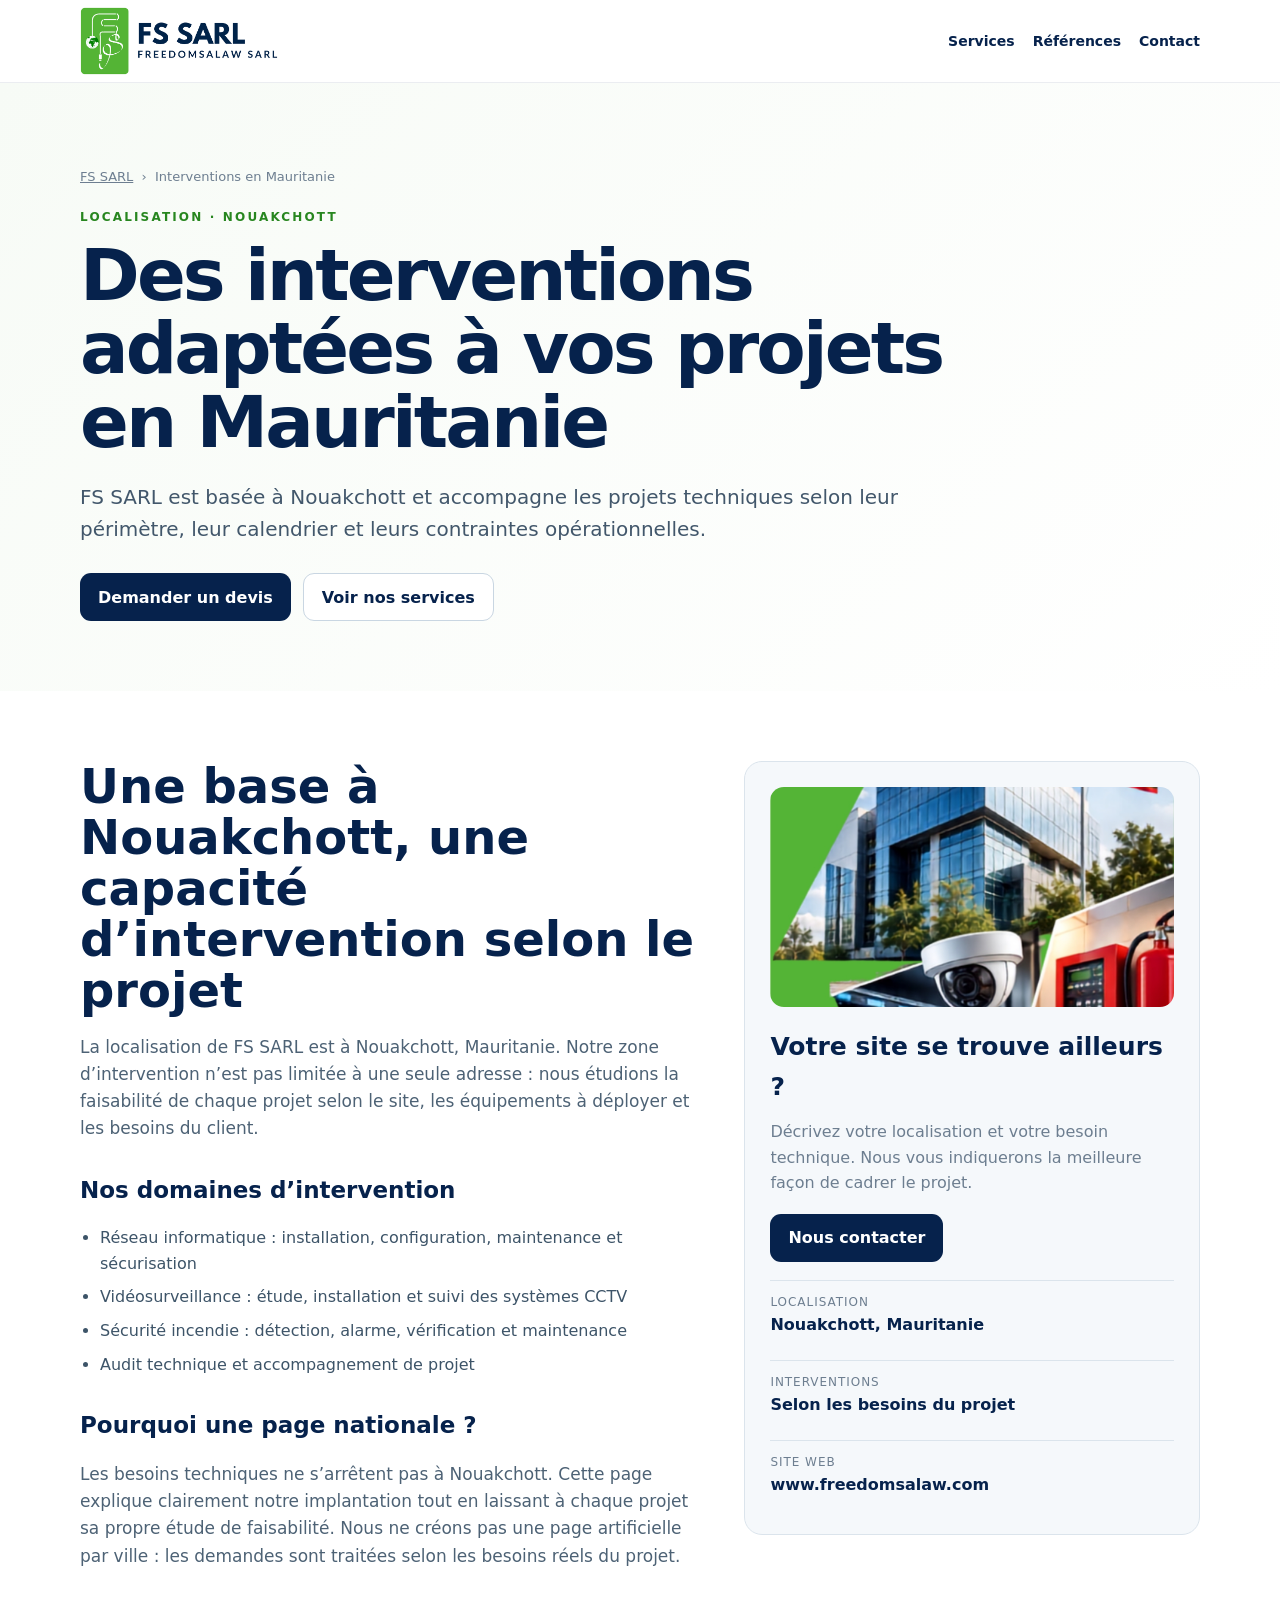
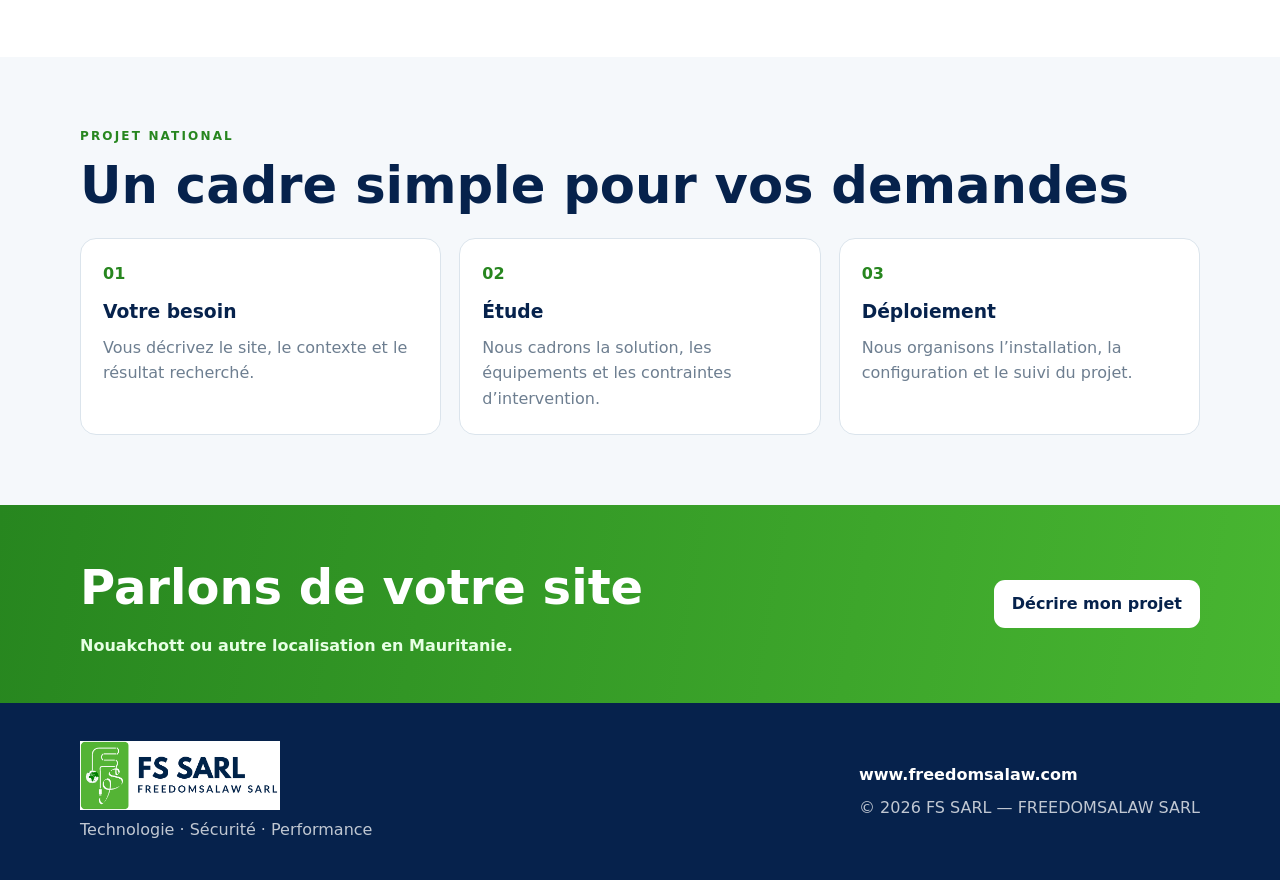
<file: interventions-mauritanie.html>
<!doctype html>
<html lang="fr">
<head>
  <meta charset="utf-8">
  <meta name="viewport" content="width=device-width, initial-scale=1">
  <title>Interventions en Mauritanie | FS SARL — Nouakchott</title>
  <meta name="description" content="FS SARL est basée à Nouakchott et intervient selon les besoins des projets en Mauritanie et au-delà pour le réseau informatique, la vidéosurveillance et la sécurité incendie.">
  <!-- Favicon -->
  <link rel="icon" type="image/png" href="assets/favicon.png">
  <meta name="robots" content="index, follow">
  <link rel="canonical" href="https://www.freedomsalaw.com/interventions-mauritanie.html">
  <link rel="stylesheet" href="service-pages.css">
  <script type="application/ld+json">
  {
    "@context":"https://schema.org",
    "@type":"LocalBusiness",
    "name":"FS SARL",
    "legalName":"FREEDOMSALAW SARL",
    "url":"https://www.freedomsalaw.com/",
    "telephone":"+22244215628",
    "email":"Freedomsalaw@gmail.com",
    "address":{"@type":"PostalAddress","addressLocality":"Nouakchott","addressCountry":"MR"},
    "areaServed":{"@type":"Country","name":"Mauritanie"}
  }
  </script>
  <!-- Suivi des visites du site avec Metricool -->
  <script>
    function loadScript(a){var b=document.getElementsByTagName("head")[0],c=document.createElement("script");c.type="text/javascript",c.src="https://tracker.metricool.com/resources/be.js",c.onreadystatechange=a,c.onload=a,b.appendChild(c)}loadScript(function(){beTracker.t({hash:"bffbbd452451541ca0db23103bebde23"})});
  </script>
</head>
<body>
<header class="topbar"><div class="container topbar-inner"><a class="brand" href="index.html"><img src="assets/logo.png" alt="FS SARL — FREEDOMSALAW SARL"></a><nav class="nav"><a href="index.html#services">Services</a><a href="index.html#references">Références</a><a href="index.html#contact">Contact</a></nav></div></header>
<main>
<section class="hero-service"><div class="container"><div class="crumb"><a href="index.html">FS SARL</a> &nbsp;›&nbsp; Interventions en Mauritanie</div><p class="eyebrow">LOCALISATION · NOUAKCHOTT</p><h1>Des interventions adaptées à vos projets en Mauritanie</h1><p class="lead">FS SARL est basée à Nouakchott et accompagne les projets techniques selon leur périmètre, leur calendrier et leurs contraintes opérationnelles.</p><div class="hero-actions"><a class="btn btn-primary" href="index.html#contact">Demander un devis</a><a class="btn btn-ghost" href="index.html#services">Voir nos services</a></div></div></section>
<section class="service-main"><div class="container content-grid"><article class="content"><h2>Une base à Nouakchott, une capacité d’intervention selon le projet</h2><p>La localisation de FS SARL est à Nouakchott, Mauritanie. Notre zone d’intervention n’est pas limitée à une seule adresse : nous étudions la faisabilité de chaque projet selon le site, les équipements à déployer et les besoins du client.</p><h3>Nos domaines d’intervention</h3><ul><li>Réseau informatique : installation, configuration, maintenance et sécurisation</li><li>Vidéosurveillance : étude, installation et suivi des systèmes CCTV</li><li>Sécurité incendie : détection, alarme, vérification et maintenance</li><li>Audit technique et accompagnement de projet</li></ul><h3>Pourquoi une page nationale ?</h3><p>Les besoins techniques ne s’arrêtent pas à Nouakchott. Cette page explique clairement notre implantation tout en laissant à chaque projet sa propre étude de faisabilité. Nous ne créons pas une page artificielle par ville : les demandes sont traitées selon les besoins réels du projet.</p></article><aside class="side-card"><img src="assets/hero-photo.jpg" alt="Solutions techniques FS SARL en Mauritanie" loading="lazy"><h2>Votre site se trouve ailleurs ?</h2><p>Décrivez votre localisation et votre besoin technique. Nous vous indiquerons la meilleure façon de cadrer le projet.</p><a class="btn btn-primary" href="index.html#contact">Nous contacter</a><div class="facts"><div><span>Localisation</span><strong>Nouakchott, Mauritanie</strong></div><div><span>Interventions</span><strong>Selon les besoins du projet</strong></div><div><span>Site web</span><strong>www.freedomsalaw.com</strong></div></div></aside></div></section>
<section class="process"><div class="container"><p class="eyebrow">PROJET NATIONAL</p><h2 style="font-size:clamp(34px,4vw,52px);line-height:1.06;color:#06224c;margin:0 0 26px;">Un cadre simple pour vos demandes</h2><div class="cards"><div class="card"><b>01</b><h3>Votre besoin</h3><p>Vous décrivez le site, le contexte et le résultat recherché.</p></div><div class="card"><b>02</b><h3>Étude</h3><p>Nous cadrons la solution, les équipements et les contraintes d’intervention.</p></div><div class="card"><b>03</b><h3>Déploiement</h3><p>Nous organisons l’installation, la configuration et le suivi du projet.</p></div></div></div></section>
<section class="cta"><div class="container cta-inner"><div><h2>Parlons de votre site</h2><p>Nouakchott ou autre localisation en Mauritanie.</p></div><a class="btn" href="index.html#contact">Décrire mon projet</a></div></section>
</main>
<footer class="footer"><div class="container footer-inner"><div><img src="assets/logo.png" alt="FS SARL"><p>Technologie · Sécurité · Performance</p></div><div><a href="https://www.freedomsalaw.com">www.freedomsalaw.com</a><p>© 2026 FS SARL — FREEDOMSALAW SARL</p></div></div></footer>
</body>
</html>
</file>
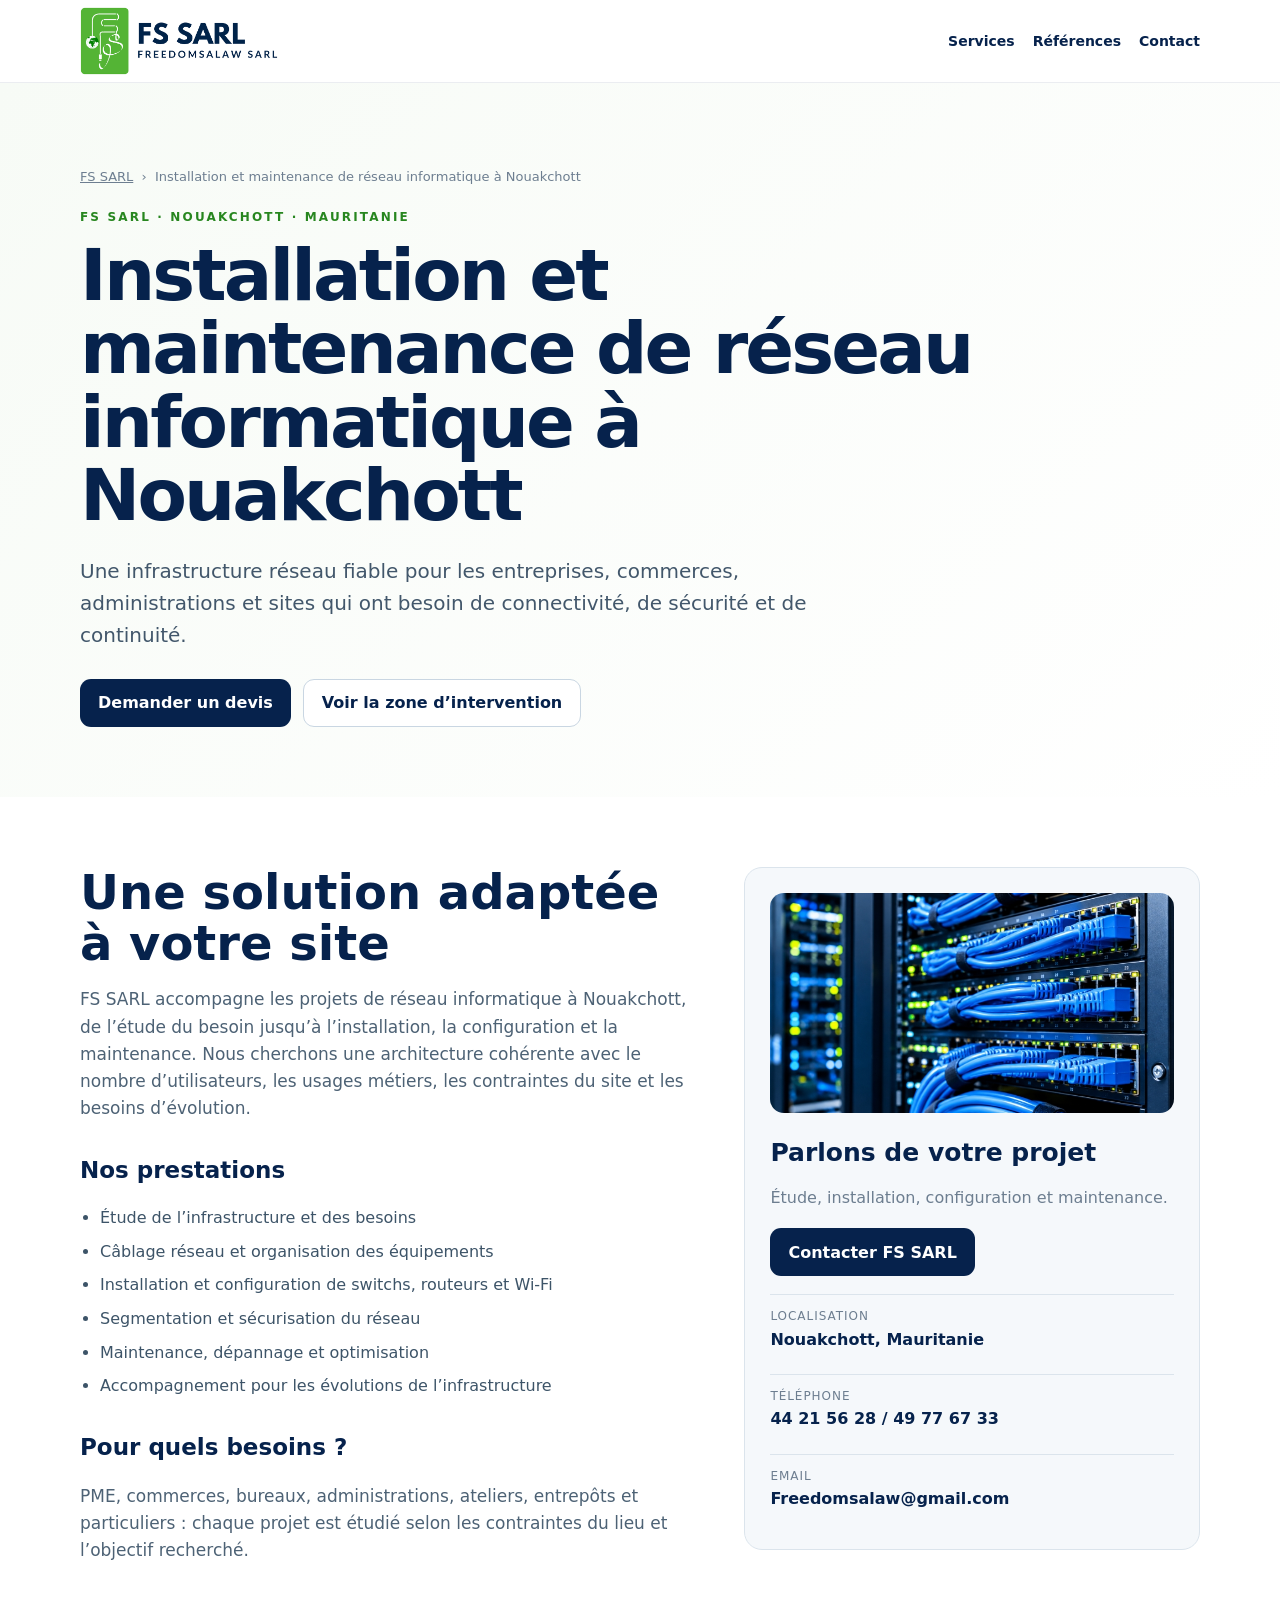
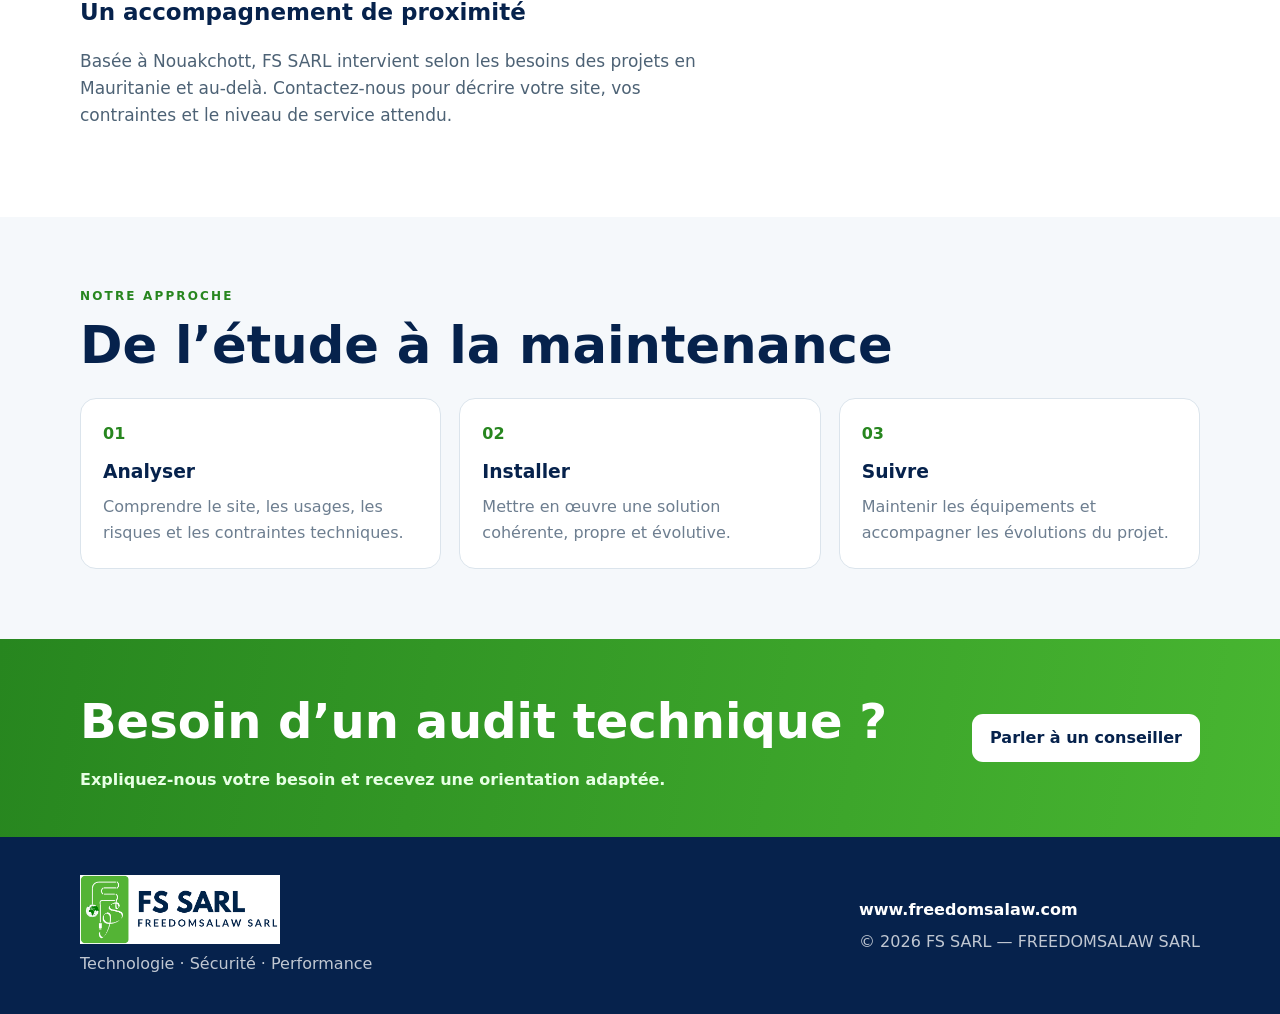
<file: services/reseau-informatique-nouakchott.html>
<!doctype html>
<html lang="fr">
<head>
  <meta charset="utf-8">
  <meta name="viewport" content="width=device-width, initial-scale=1">
  <title>Réseau informatique à Nouakchott | Installation & maintenance — FS SARL</title>
  <meta name="description" content="FS SARL installe, configure et maintient les réseaux informatiques à Nouakchott : câblage, switchs, routeurs, pare-feu, Wi-Fi, sécurisation et maintenance.">
  <!-- Favicon -->
  <link rel="icon" type="image/png" href="../assets/favicon.png">
  <meta name="robots" content="index, follow">
  <link rel="canonical" href="https://www.freedomsalaw.com/services/reseau-informatique-nouakchott.html">
  <link rel="stylesheet" href="../service-pages.css">
  <script type="application/ld+json">
  {
    "@context":"https://schema.org",
    "@type":"Service",
    "name":"Installation et maintenance de réseau informatique à Nouakchott",
    "provider":{
      "@type":"LocalBusiness",
      "name":"FS SARL",
      "legalName":"FREEDOMSALAW SARL",
      "url":"https://www.freedomsalaw.com/",
      "telephone":"+22244215628",
      "email":"Freedomsalaw@gmail.com",
      "address":{"@type":"PostalAddress","addressLocality":"Nouakchott","addressCountry":"MR"}
    },
    "areaServed":[{"@type":"City","name":"Nouakchott"},{"@type":"Country","name":"Mauritanie"}],
    "url":"https://www.freedomsalaw.com/services/reseau-informatique-nouakchott.html"
  }
  </script>
  <!-- Suivi des visites du site avec Metricool -->
  <script>
    function loadScript(a){var b=document.getElementsByTagName("head")[0],c=document.createElement("script");c.type="text/javascript",c.src="https://tracker.metricool.com/resources/be.js",c.onreadystatechange=a,c.onload=a,b.appendChild(c)}loadScript(function(){beTracker.t({hash:"bffbbd452451541ca0db23103bebde23"})});
  </script>
</head>
<body>
<header class="topbar">
  <div class="container topbar-inner">
    <a class="brand" href="../index.html" aria-label="FS SARL — Accueil"><img src="../assets/logo.png" alt="FS SARL — FREEDOMSALAW SARL"></a>
    <nav class="nav" aria-label="Navigation principale">
      <a href="../index.html#services">Services</a>
      <a href="../index.html#references">Références</a>
      <a href="../index.html#contact">Contact</a>
    </nav>
  </div>
</header>
<main>
<section class="hero-service">
  <div class="container">
    <div class="crumb"><a href="../index.html">FS SARL</a> &nbsp;›&nbsp; Installation et maintenance de réseau informatique à Nouakchott</div>
    <p class="eyebrow">FS SARL · NOUAKCHOTT · MAURITANIE</p>
    <h1>Installation et maintenance de réseau informatique à Nouakchott</h1>
    <p class="lead">Une infrastructure réseau fiable pour les entreprises, commerces, administrations et sites qui ont besoin de connectivité, de sécurité et de continuité.</p>
    <div class="hero-actions"><a class="btn btn-primary" href="../index.html#contact">Demander un devis</a><a class="btn btn-ghost" href="../interventions-mauritanie.html">Voir la zone d’intervention</a></div>
  </div>
</section>
<section class="service-main">
  <div class="container content-grid">
    <article class="content">
      <h2>Une solution adaptée à votre site</h2>
      <p>FS SARL accompagne les projets de réseau informatique à Nouakchott, de l’étude du besoin jusqu’à l’installation, la configuration et la maintenance. Nous cherchons une architecture cohérente avec le nombre d’utilisateurs, les usages métiers, les contraintes du site et les besoins d’évolution.</p>
      <h3>Nos prestations</h3>
      <ul>
        <li>Étude de l’infrastructure et des besoins</li><li>Câblage réseau et organisation des équipements</li><li>Installation et configuration de switchs, routeurs et Wi‑Fi</li><li>Segmentation et sécurisation du réseau</li><li>Maintenance, dépannage et optimisation</li><li>Accompagnement pour les évolutions de l’infrastructure</li>
      </ul>
      <h3>Pour quels besoins ?</h3>
      <p>PME, commerces, bureaux, administrations, ateliers, entrepôts et particuliers : chaque projet est étudié selon les contraintes du lieu et l’objectif recherché.</p>
      <h3>Un accompagnement de proximité</h3>
      <p>Basée à Nouakchott, FS SARL intervient selon les besoins des projets en Mauritanie et au-delà. Contactez-nous pour décrire votre site, vos contraintes et le niveau de service attendu.</p>
    </article>
    <aside class="side-card">
      <img src="../assets/network.jpg" alt="Installation et maintenance de réseau informatique à Nouakchott" loading="lazy">
      <h2>Parlons de votre projet</h2>
      <p>Étude, installation, configuration et maintenance.</p>
      <a class="btn btn-primary" href="../index.html#contact">Contacter FS SARL</a>
      <div class="facts">
        <div><span>Localisation</span><strong>Nouakchott, Mauritanie</strong></div>
        <div><span>Téléphone</span><strong>44 21 56 28 / 49 77 67 33</strong></div>
        <div><span>Email</span><strong>Freedomsalaw@gmail.com</strong></div>
      </div>
    </aside>
  </div>
</section>
<section class="process">
  <div class="container">
    <p class="eyebrow">NOTRE APPROCHE</p>
    <h2 style="font-size:clamp(34px,4vw,52px);line-height:1.06;color:#06224c;margin:0 0 26px;">De l’étude à la maintenance</h2>
    <div class="cards">
      <div class="card"><b>01</b><h3>Analyser</h3><p>Comprendre le site, les usages, les risques et les contraintes techniques.</p></div>
      <div class="card"><b>02</b><h3>Installer</h3><p>Mettre en œuvre une solution cohérente, propre et évolutive.</p></div>
      <div class="card"><b>03</b><h3>Suivre</h3><p>Maintenir les équipements et accompagner les évolutions du projet.</p></div>
    </div>
  </div>
</section>
<section class="cta">
  <div class="container cta-inner">
    <div><h2>Besoin d’un audit technique ?</h2><p>Expliquez-nous votre besoin et recevez une orientation adaptée.</p></div>
    <a class="btn" href="../index.html#contact">Parler à un conseiller</a>
  </div>
</section>
</main>
<footer class="footer">
  <div class="container footer-inner">
    <div><img src="../assets/logo.png" alt="FS SARL"><p>Technologie · Sécurité · Performance</p></div>
    <div><a href="https://www.freedomsalaw.com">www.freedomsalaw.com</a><p>© 2026 FS SARL — FREEDOMSALAW SARL</p></div>
  </div>
</footer>
</body>
</html>
</file>
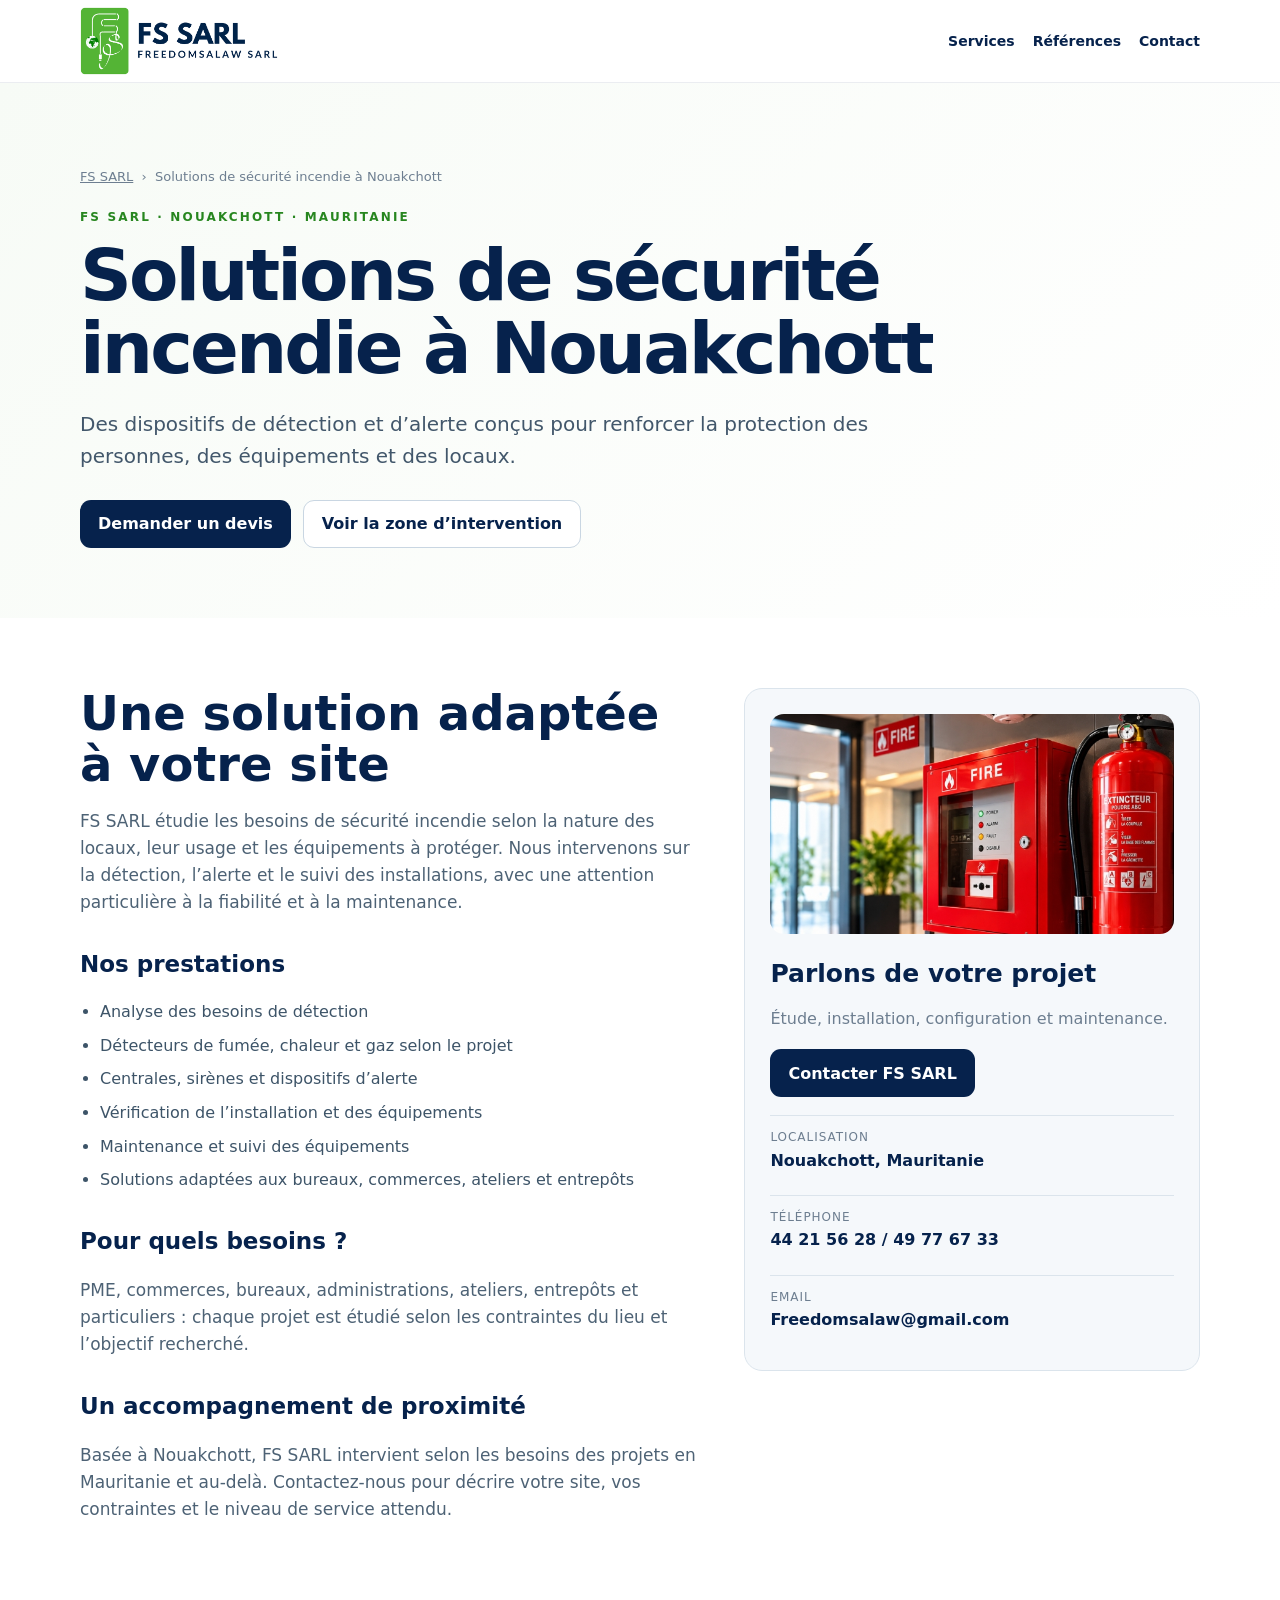
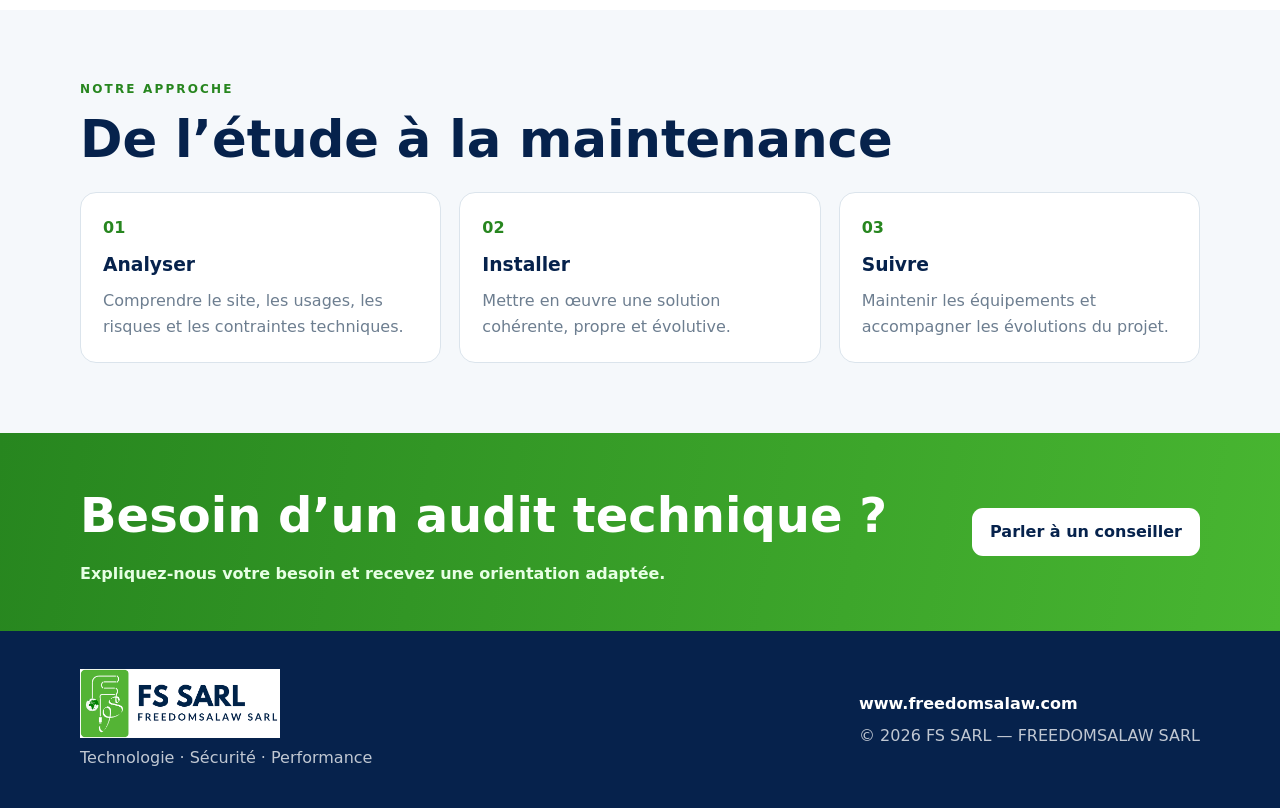
<file: services/securite-incendie-nouakchott.html>
<!doctype html>
<html lang="fr">
<head>
  <meta charset="utf-8">
  <meta name="viewport" content="width=device-width, initial-scale=1">
  <title>Sécurité incendie à Nouakchott | Détection & alarme — FS SARL</title>
  <meta name="description" content="FS SARL propose des solutions de sécurité incendie à Nouakchott : détection, alarmes, sirènes, équipements et maintenance adaptés aux locaux.">
  <!-- Favicon -->
  <link rel="icon" type="image/png" href="../assets/favicon.png">
  <meta name="robots" content="index, follow">
  <link rel="canonical" href="https://www.freedomsalaw.com/services/securite-incendie-nouakchott.html">
  <link rel="stylesheet" href="../service-pages.css">
  <script type="application/ld+json">
  {
    "@context":"https://schema.org",
    "@type":"Service",
    "name":"Solutions de sécurité incendie à Nouakchott",
    "provider":{
      "@type":"LocalBusiness",
      "name":"FS SARL",
      "legalName":"FREEDOMSALAW SARL",
      "url":"https://www.freedomsalaw.com/",
      "telephone":"+22244215628",
      "email":"Freedomsalaw@gmail.com",
      "address":{"@type":"PostalAddress","addressLocality":"Nouakchott","addressCountry":"MR"}
    },
    "areaServed":[{"@type":"City","name":"Nouakchott"},{"@type":"Country","name":"Mauritanie"}],
    "url":"https://www.freedomsalaw.com/services/securite-incendie-nouakchott.html"
  }
  </script>
  <!-- Suivi des visites du site avec Metricool -->
  <script>
    function loadScript(a){var b=document.getElementsByTagName("head")[0],c=document.createElement("script");c.type="text/javascript",c.src="https://tracker.metricool.com/resources/be.js",c.onreadystatechange=a,c.onload=a,b.appendChild(c)}loadScript(function(){beTracker.t({hash:"bffbbd452451541ca0db23103bebde23"})});
  </script>
</head>
<body>
<header class="topbar">
  <div class="container topbar-inner">
    <a class="brand" href="../index.html" aria-label="FS SARL — Accueil"><img src="../assets/logo.png" alt="FS SARL — FREEDOMSALAW SARL"></a>
    <nav class="nav" aria-label="Navigation principale">
      <a href="../index.html#services">Services</a>
      <a href="../index.html#references">Références</a>
      <a href="../index.html#contact">Contact</a>
    </nav>
  </div>
</header>
<main>
<section class="hero-service">
  <div class="container">
    <div class="crumb"><a href="../index.html">FS SARL</a> &nbsp;›&nbsp; Solutions de sécurité incendie à Nouakchott</div>
    <p class="eyebrow">FS SARL · NOUAKCHOTT · MAURITANIE</p>
    <h1>Solutions de sécurité incendie à Nouakchott</h1>
    <p class="lead">Des dispositifs de détection et d’alerte conçus pour renforcer la protection des personnes, des équipements et des locaux.</p>
    <div class="hero-actions"><a class="btn btn-primary" href="../index.html#contact">Demander un devis</a><a class="btn btn-ghost" href="../interventions-mauritanie.html">Voir la zone d’intervention</a></div>
  </div>
</section>
<section class="service-main">
  <div class="container content-grid">
    <article class="content">
      <h2>Une solution adaptée à votre site</h2>
      <p>FS SARL étudie les besoins de sécurité incendie selon la nature des locaux, leur usage et les équipements à protéger. Nous intervenons sur la détection, l’alerte et le suivi des installations, avec une attention particulière à la fiabilité et à la maintenance.</p>
      <h3>Nos prestations</h3>
      <ul>
        <li>Analyse des besoins de détection</li><li>Détecteurs de fumée, chaleur et gaz selon le projet</li><li>Centrales, sirènes et dispositifs d’alerte</li><li>Vérification de l’installation et des équipements</li><li>Maintenance et suivi des équipements</li><li>Solutions adaptées aux bureaux, commerces, ateliers et entrepôts</li>
      </ul>
      <h3>Pour quels besoins ?</h3>
      <p>PME, commerces, bureaux, administrations, ateliers, entrepôts et particuliers : chaque projet est étudié selon les contraintes du lieu et l’objectif recherché.</p>
      <h3>Un accompagnement de proximité</h3>
      <p>Basée à Nouakchott, FS SARL intervient selon les besoins des projets en Mauritanie et au-delà. Contactez-nous pour décrire votre site, vos contraintes et le niveau de service attendu.</p>
    </article>
    <aside class="side-card">
      <img src="../assets/fire.jpg" alt="Solutions de sécurité incendie à Nouakchott" loading="lazy">
      <h2>Parlons de votre projet</h2>
      <p>Étude, installation, configuration et maintenance.</p>
      <a class="btn btn-primary" href="../index.html#contact">Contacter FS SARL</a>
      <div class="facts">
        <div><span>Localisation</span><strong>Nouakchott, Mauritanie</strong></div>
        <div><span>Téléphone</span><strong>44 21 56 28 / 49 77 67 33</strong></div>
        <div><span>Email</span><strong>Freedomsalaw@gmail.com</strong></div>
      </div>
    </aside>
  </div>
</section>
<section class="process">
  <div class="container">
    <p class="eyebrow">NOTRE APPROCHE</p>
    <h2 style="font-size:clamp(34px,4vw,52px);line-height:1.06;color:#06224c;margin:0 0 26px;">De l’étude à la maintenance</h2>
    <div class="cards">
      <div class="card"><b>01</b><h3>Analyser</h3><p>Comprendre le site, les usages, les risques et les contraintes techniques.</p></div>
      <div class="card"><b>02</b><h3>Installer</h3><p>Mettre en œuvre une solution cohérente, propre et évolutive.</p></div>
      <div class="card"><b>03</b><h3>Suivre</h3><p>Maintenir les équipements et accompagner les évolutions du projet.</p></div>
    </div>
  </div>
</section>
<section class="cta">
  <div class="container cta-inner">
    <div><h2>Besoin d’un audit technique ?</h2><p>Expliquez-nous votre besoin et recevez une orientation adaptée.</p></div>
    <a class="btn" href="../index.html#contact">Parler à un conseiller</a>
  </div>
</section>
</main>
<footer class="footer">
  <div class="container footer-inner">
    <div><img src="../assets/logo.png" alt="FS SARL"><p>Technologie · Sécurité · Performance</p></div>
    <div><a href="https://www.freedomsalaw.com">www.freedomsalaw.com</a><p>© 2026 FS SARL — FREEDOMSALAW SARL</p></div>
  </div>
</footer>
</body>
</html>
</file>
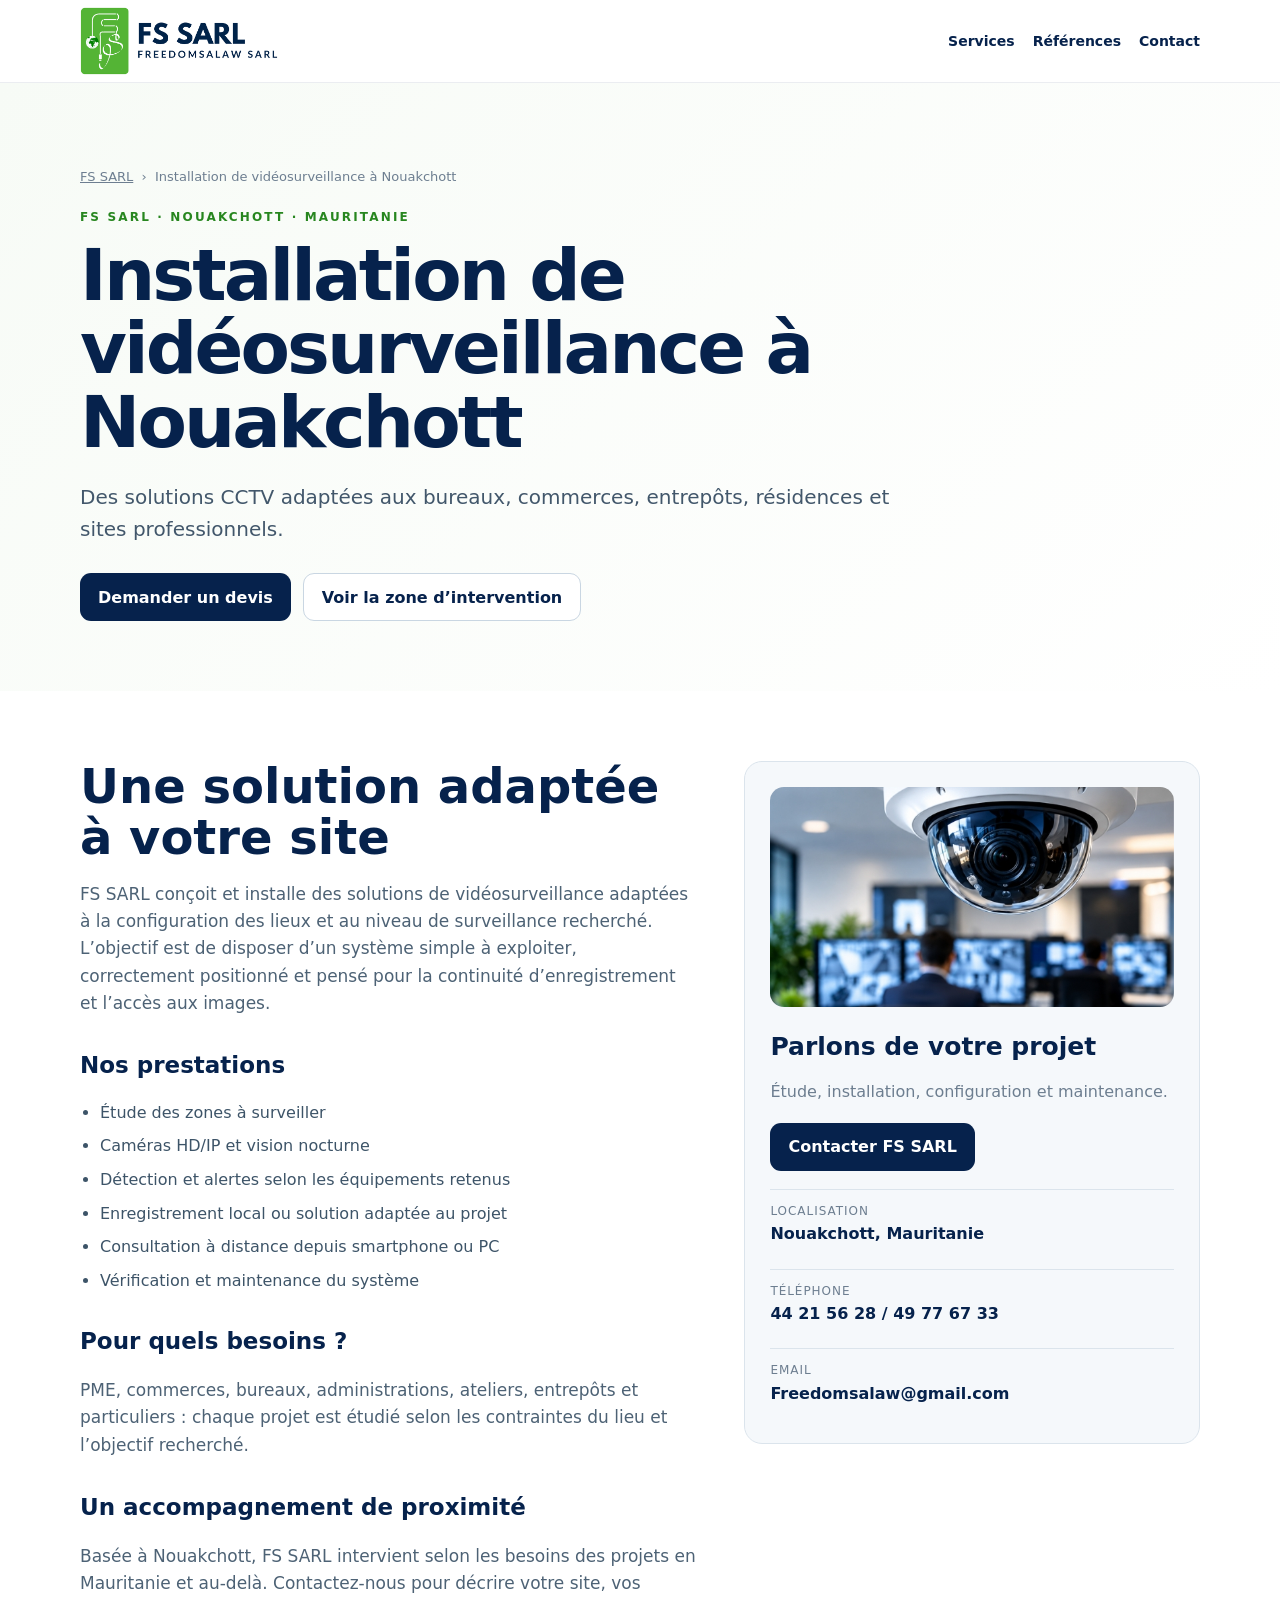
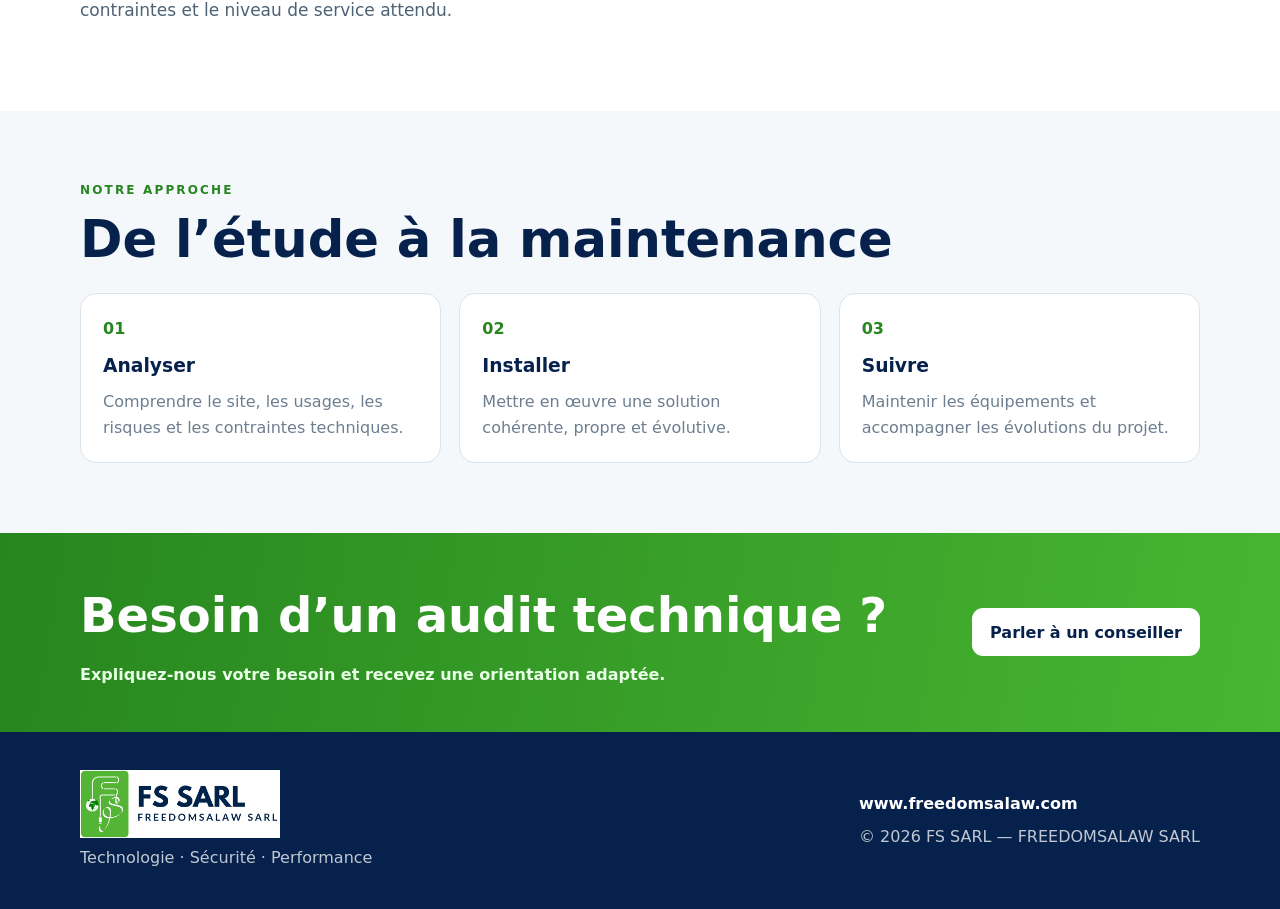
<file: services/videosurveillance-nouakchott.html>
<!doctype html>
<html lang="fr">
<head>
  <meta charset="utf-8">
  <meta name="viewport" content="width=device-width, initial-scale=1">
  <title>Vidéosurveillance à Nouakchott | Installation CCTV — FS SARL</title>
  <meta name="description" content="FS SARL installe des systèmes de vidéosurveillance à Nouakchott : caméras HD/IP, vision nocturne, détection, enregistrement et accès à distance.">
  <!-- Favicon -->
  <link rel="icon" type="image/png" href="../assets/favicon.png">
  <meta name="robots" content="index, follow">
  <link rel="canonical" href="https://www.freedomsalaw.com/services/videosurveillance-nouakchott.html">
  <link rel="stylesheet" href="../service-pages.css">
  <script type="application/ld+json">
  {
    "@context":"https://schema.org",
    "@type":"Service",
    "name":"Installation de vidéosurveillance à Nouakchott",
    "provider":{
      "@type":"LocalBusiness",
      "name":"FS SARL",
      "legalName":"FREEDOMSALAW SARL",
      "url":"https://www.freedomsalaw.com/",
      "telephone":"+22244215628",
      "email":"Freedomsalaw@gmail.com",
      "address":{"@type":"PostalAddress","addressLocality":"Nouakchott","addressCountry":"MR"}
    },
    "areaServed":[{"@type":"City","name":"Nouakchott"},{"@type":"Country","name":"Mauritanie"}],
    "url":"https://www.freedomsalaw.com/services/videosurveillance-nouakchott.html"
  }
  </script>
  <!-- Suivi des visites du site avec Metricool -->
  <script>
    function loadScript(a){var b=document.getElementsByTagName("head")[0],c=document.createElement("script");c.type="text/javascript",c.src="https://tracker.metricool.com/resources/be.js",c.onreadystatechange=a,c.onload=a,b.appendChild(c)}loadScript(function(){beTracker.t({hash:"bffbbd452451541ca0db23103bebde23"})});
  </script>
</head>
<body>
<header class="topbar">
  <div class="container topbar-inner">
    <a class="brand" href="../index.html" aria-label="FS SARL — Accueil"><img src="../assets/logo.png" alt="FS SARL — FREEDOMSALAW SARL"></a>
    <nav class="nav" aria-label="Navigation principale">
      <a href="../index.html#services">Services</a>
      <a href="../index.html#references">Références</a>
      <a href="../index.html#contact">Contact</a>
    </nav>
  </div>
</header>
<main>
<section class="hero-service">
  <div class="container">
    <div class="crumb"><a href="../index.html">FS SARL</a> &nbsp;›&nbsp; Installation de vidéosurveillance à Nouakchott</div>
    <p class="eyebrow">FS SARL · NOUAKCHOTT · MAURITANIE</p>
    <h1>Installation de vidéosurveillance à Nouakchott</h1>
    <p class="lead">Des solutions CCTV adaptées aux bureaux, commerces, entrepôts, résidences et sites professionnels.</p>
    <div class="hero-actions"><a class="btn btn-primary" href="../index.html#contact">Demander un devis</a><a class="btn btn-ghost" href="../interventions-mauritanie.html">Voir la zone d’intervention</a></div>
  </div>
</section>
<section class="service-main">
  <div class="container content-grid">
    <article class="content">
      <h2>Une solution adaptée à votre site</h2>
      <p>FS SARL conçoit et installe des solutions de vidéosurveillance adaptées à la configuration des lieux et au niveau de surveillance recherché. L’objectif est de disposer d’un système simple à exploiter, correctement positionné et pensé pour la continuité d’enregistrement et l’accès aux images.</p>
      <h3>Nos prestations</h3>
      <ul>
        <li>Étude des zones à surveiller</li><li>Caméras HD/IP et vision nocturne</li><li>Détection et alertes selon les équipements retenus</li><li>Enregistrement local ou solution adaptée au projet</li><li>Consultation à distance depuis smartphone ou PC</li><li>Vérification et maintenance du système</li>
      </ul>
      <h3>Pour quels besoins ?</h3>
      <p>PME, commerces, bureaux, administrations, ateliers, entrepôts et particuliers : chaque projet est étudié selon les contraintes du lieu et l’objectif recherché.</p>
      <h3>Un accompagnement de proximité</h3>
      <p>Basée à Nouakchott, FS SARL intervient selon les besoins des projets en Mauritanie et au-delà. Contactez-nous pour décrire votre site, vos contraintes et le niveau de service attendu.</p>
    </article>
    <aside class="side-card">
      <img src="../assets/cctv.jpg" alt="Installation de vidéosurveillance à Nouakchott" loading="lazy">
      <h2>Parlons de votre projet</h2>
      <p>Étude, installation, configuration et maintenance.</p>
      <a class="btn btn-primary" href="../index.html#contact">Contacter FS SARL</a>
      <div class="facts">
        <div><span>Localisation</span><strong>Nouakchott, Mauritanie</strong></div>
        <div><span>Téléphone</span><strong>44 21 56 28 / 49 77 67 33</strong></div>
        <div><span>Email</span><strong>Freedomsalaw@gmail.com</strong></div>
      </div>
    </aside>
  </div>
</section>
<section class="process">
  <div class="container">
    <p class="eyebrow">NOTRE APPROCHE</p>
    <h2 style="font-size:clamp(34px,4vw,52px);line-height:1.06;color:#06224c;margin:0 0 26px;">De l’étude à la maintenance</h2>
    <div class="cards">
      <div class="card"><b>01</b><h3>Analyser</h3><p>Comprendre le site, les usages, les risques et les contraintes techniques.</p></div>
      <div class="card"><b>02</b><h3>Installer</h3><p>Mettre en œuvre une solution cohérente, propre et évolutive.</p></div>
      <div class="card"><b>03</b><h3>Suivre</h3><p>Maintenir les équipements et accompagner les évolutions du projet.</p></div>
    </div>
  </div>
</section>
<section class="cta">
  <div class="container cta-inner">
    <div><h2>Besoin d’un audit technique ?</h2><p>Expliquez-nous votre besoin et recevez une orientation adaptée.</p></div>
    <a class="btn" href="../index.html#contact">Parler à un conseiller</a>
  </div>
</section>
</main>
<footer class="footer">
  <div class="container footer-inner">
    <div><img src="../assets/logo.png" alt="FS SARL"><p>Technologie · Sécurité · Performance</p></div>
    <div><a href="https://www.freedomsalaw.com">www.freedomsalaw.com</a><p>© 2026 FS SARL — FREEDOMSALAW SARL</p></div>
  </div>
</footer>
</body>
</html>
</file>
<file: service-pages.css>
:root{--navy:#06224c;--green:#48b631;--green-dark:#27861f;--text:#15304e;--muted:#6d7e90;--line:#dbe4ec;--soft:#f5f8fb;--shadow:0 18px 50px rgba(7,34,76,.10)}
*{box-sizing:border-box} html{scroll-behavior:smooth} body{margin:0;font-family:Inter,system-ui,-apple-system,BlinkMacSystemFont,"Segoe UI",sans-serif;color:var(--text);line-height:1.6;background:#fff} img{max-width:100%;display:block}.container{width:min(1120px,92vw);margin:0 auto} a{text-decoration:none;color:inherit}
.topbar{border-bottom:1px solid rgba(6,34,76,.08);background:#fff}.topbar-inner{min-height:82px;display:flex;align-items:center;justify-content:space-between;gap:20px}.brand img{width:200px;height:auto}.nav{display:flex;gap:18px;align-items:center;font-size:14px;font-weight:800;color:var(--navy)}.nav a:hover{color:var(--green-dark)}
.hero-service{background:linear-gradient(135deg,#f7fbf6,#fff);padding:84px 0 70px}.eyebrow{font-size:12px;letter-spacing:.18em;text-transform:uppercase;font-weight:900;color:var(--green-dark);margin:0 0 12px}.hero-service h1{font-size:clamp(40px,6vw,72px);line-height:1.02;letter-spacing:-.04em;color:var(--navy);max-width:900px;margin:0}.hero-service .lead{font-size:20px;color:#42576b;max-width:820px;margin:22px 0 0}.hero-actions{display:flex;gap:12px;flex-wrap:wrap;margin-top:28px}.btn{display:inline-flex;align-items:center;justify-content:center;min-height:48px;padding:0 18px;border-radius:11px;font-weight:800}.btn-primary{background:var(--navy);color:#fff}.btn-primary:hover{background:var(--green-dark)}.btn-ghost{background:#fff;border:1px solid #c9d6e2;color:var(--navy)}
.service-main{padding:70px 0}.content-grid{display:grid;grid-template-columns:1.15fr .85fr;gap:48px;align-items:start}.content h2{font-size:clamp(32px,4vw,48px);line-height:1.06;color:var(--navy);margin:0 0 18px}.content h3{font-size:23px;color:var(--navy);margin:30px 0 10px}.content p{font-size:17px;color:#4d6275}.content ul{padding-left:20px;color:#3d5468}.content li{margin:8px 0}.side-card{background:var(--soft);border:1px solid var(--line);border-radius:18px;padding:25px;position:sticky;top:105px}.side-card img{border-radius:14px;width:100%;height:220px;object-fit:cover}.side-card h2{font-size:25px;color:var(--navy);margin:20px 0 12px}.side-card p{color:var(--muted);margin:0 0 18px}.facts{display:grid;gap:10px;margin-top:18px}.facts div{padding:12px 0;border-top:1px solid var(--line)}.facts span{display:block;color:var(--muted);font-size:12px;text-transform:uppercase;letter-spacing:.08em}.facts strong{color:var(--navy)}
.process{background:var(--soft);padding:70px 0}.cards{display:grid;grid-template-columns:repeat(3,1fr);gap:18px}.card{background:#fff;border:1px solid var(--line);border-radius:16px;padding:22px}.card b{color:var(--green-dark)}.card h3{margin:10px 0 8px;color:var(--navy)}.card p{color:var(--muted);margin:0}
.cta{padding:44px 0;background:linear-gradient(100deg,var(--green-dark),var(--green))}.cta-inner{display:flex;justify-content:space-between;align-items:center;gap:22px}.cta h2{color:#fff;font-size:clamp(30px,4vw,48px);margin:0}.cta p{color:#e7ffe4;margin:8px 0 0;font-weight:700}.cta .btn{background:#fff;color:var(--navy)}
.footer{background:var(--navy);color:#fff;padding:38px 0}.footer-inner{display:flex;justify-content:space-between;gap:25px;align-items:center}.footer img{width:200px;height: auto;}.footer p{opacity:.75;margin:7px 0 0}.footer a{color:#fff;font-weight:800}.crumb{font-size:13px;color:var(--muted);margin-bottom:20px}.crumb a{text-decoration:underline}
@media(max-width:900px){.content-grid{grid-template-columns:1fr}.side-card{position:static}.cards{grid-template-columns:1fr}.cta-inner{display:block}.cta .btn{margin-top:18px}.nav{display:none}.footer-inner{display:block}.footer-inner>div:last-child{margin-top:18px}}
</file>
